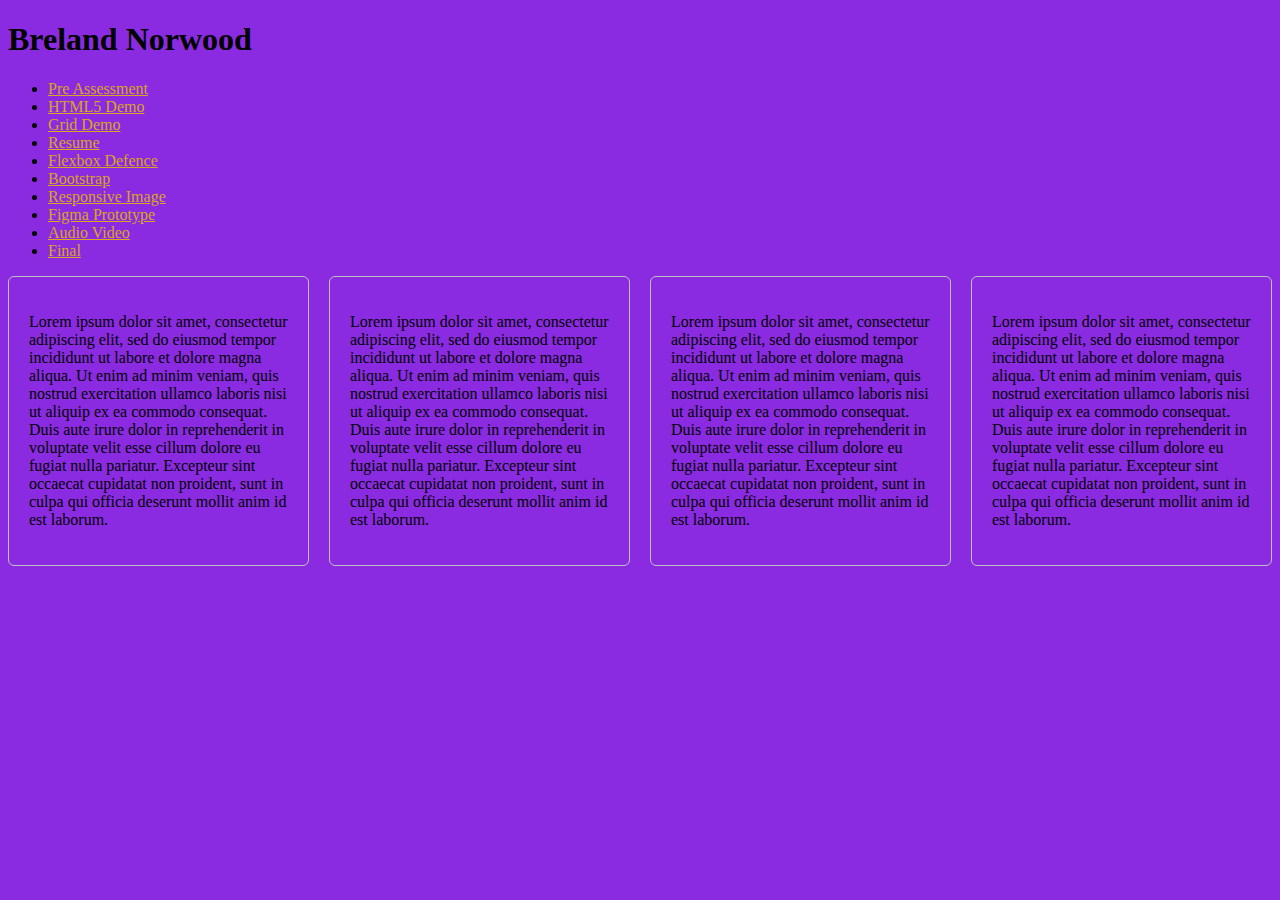
<file: index.html>
<!DOCTYPE html>
<html lang="en">

<head>
    <meta charset="UTF-8">
    <meta http-equiv="X-UA-Compatible" content="IE=edge">
    <meta name="viewport" content="width=device-width, initial-scale=1.0">
    <link href="assets/css/style.css" rel="stylesheet">
    <title>IFSC-3342</title>
</head>
<header>
    <h1>Breland Norwood</h1>
    <nav>
        <ul>
            <li><a href="pre-assessment/index.html">Pre Assessment</a></li>
            <li><a href="html5-demo/index.html">HTML5 Demo</a></li>
            <li><a href="css-grid-exercise-1/index.html">Grid Demo</a></li>
            <li><a href="resume/index.html">Resume</a></li>
            <li><a href="assets/img/Screenshot 2023-03-30 at 6.30.17 PM.png">Flexbox Defence</a></li>
            <li><a href="bootstrap/index.html">Bootstrap</a></li>
            <li><a href="responsive-images/index.html">Responsive Image</a></li>
            <li><a href="https://www.figma.com/file/4asX6CxFgpiiT1CvCKcPr1/Portfolio-Breland?node-id=0%3A1&t=6S0UYxKFu2mfcEuL-1">Figma Prototype</a></li>
            <li><a href="audio-video/index.html">Audio Video</a></li>
            <li><a href="final/index.html">Final</a></li>
        </ul>

    </nav>
</header>

<body>
    <section class="row">
        <article class="col">
    <p>
        Lorem ipsum dolor sit amet, consectetur adipiscing elit, sed do eiusmod tempor incididunt ut labore et dolore
        magna aliqua. Ut enim ad minim veniam, quis nostrud exercitation ullamco laboris nisi ut aliquip ex ea commodo
        consequat. Duis aute irure dolor in reprehenderit in voluptate velit esse cillum dolore eu fugiat nulla
        pariatur. Excepteur sint occaecat cupidatat non proident, sunt in culpa qui officia deserunt mollit anim id est
        laborum.
    </p>
</article>
<article class="col">
    <p>
        Lorem ipsum dolor sit amet, consectetur adipiscing elit, sed do eiusmod tempor incididunt ut labore et dolore
        magna aliqua. Ut enim ad minim veniam, quis nostrud exercitation ullamco laboris nisi ut aliquip ex ea commodo
        consequat. Duis aute irure dolor in reprehenderit in voluptate velit esse cillum dolore eu fugiat nulla
        pariatur. Excepteur sint occaecat cupidatat non proident, sunt in culpa qui officia deserunt mollit anim id est
        laborum.
    </p>
</article>
<article class="col">
    <p>
        Lorem ipsum dolor sit amet, consectetur adipiscing elit, sed do eiusmod tempor incididunt ut labore et dolore
        magna aliqua. Ut enim ad minim veniam, quis nostrud exercitation ullamco laboris nisi ut aliquip ex ea commodo
        consequat. Duis aute irure dolor in reprehenderit in voluptate velit esse cillum dolore eu fugiat nulla
        pariatur. Excepteur sint occaecat cupidatat non proident, sunt in culpa qui officia deserunt mollit anim id est
        laborum.
    </p>
</article>
<article class="col">
    <p>Lorem ipsum dolor sit amet, consectetur adipiscing elit, sed do eiusmod tempor incididunt ut labore et dolore
        magna aliqua. Ut enim ad minim veniam, quis nostrud exercitation ullamco laboris nisi ut aliquip ex ea commodo
        consequat. Duis aute irure dolor in reprehenderit in voluptate velit esse cillum dolore eu fugiat nulla
        pariatur. Excepteur sint occaecat cupidatat non proident, sunt in culpa qui officia deserunt mollit anim id est
        laborum.</p>
    </article>
    </section>
</body>

</html>
</file>
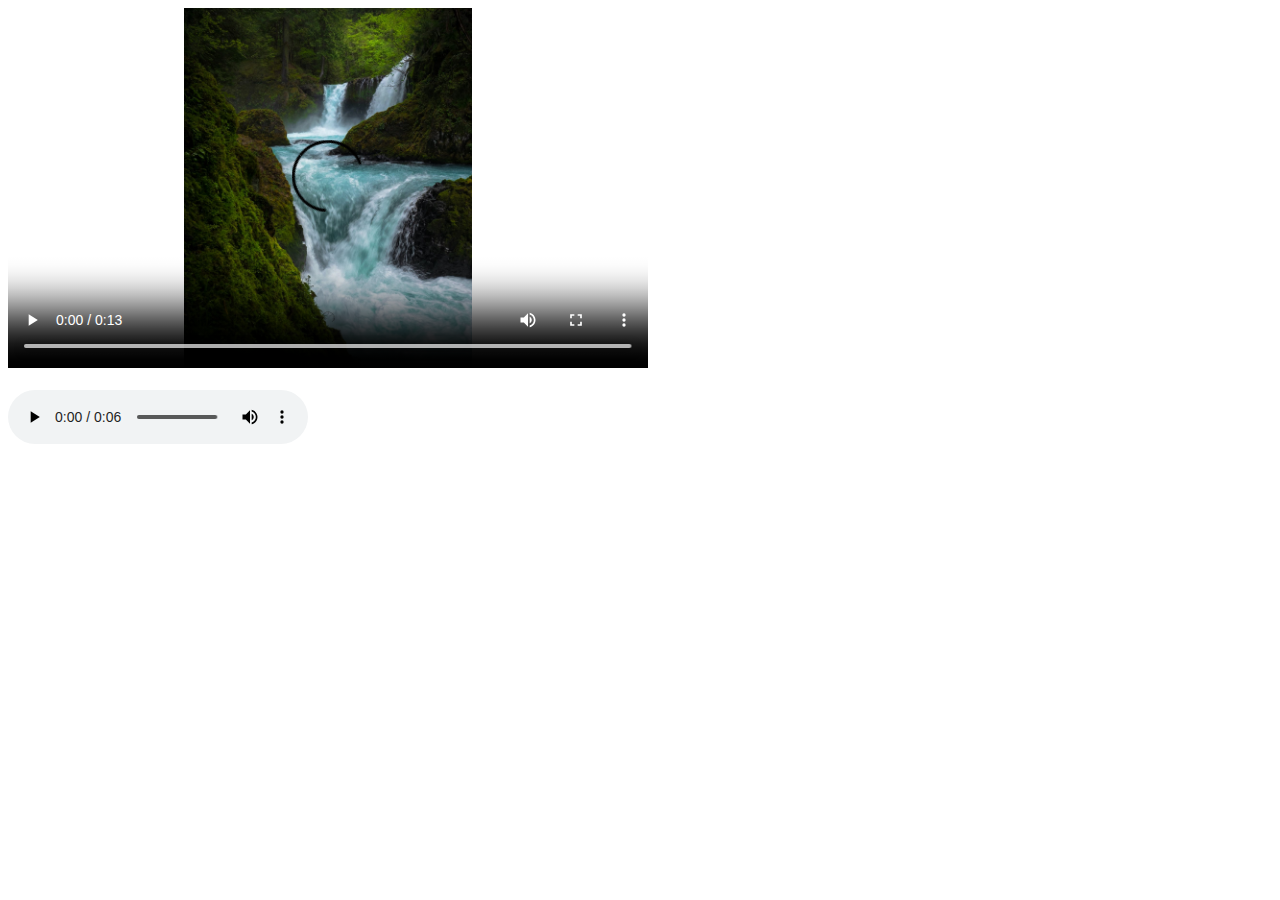
<file: audio-video/index.html>
<!DOCTYPE html>
<html lang="en">
<head>
    <meta charset="UTF-8">
    <meta http-equiv="X-UA-Compatible" content="IE=edge">
    <meta name="viewport" content="width=device-width, initial-scale=1.0">
    <title>Document</title>
</head>
<body>
    <video poster="assets/img/waterfall.jpeg" controls width="640" height="360">
        <source width="640" height="360" src="assets/media/hudson-shelter-falls.mp4" type="video/mp4" />
        <source width="640" height="360" src="assets/media/hudson-shelter-falls.webm" type="video/webm" />
        <source width="640" height="360" src="assets/media/hudson-shelter-falls.ogv" type="video/ogg" />
        </video>
<br>
<br>
        <audio controls="controls">
            <source src="assets/media/thunder.ogg" type="audio/ogg" />
            <source src="assets/media/thunder.mp3" type="audio/mp3" />
            <source src="assets/media/thunder.wav" type="audio/wav" />
            <a href="assets/media/thunder.mp3">Download the Audio</a>
            </audio>
</body>
</html>
</file>
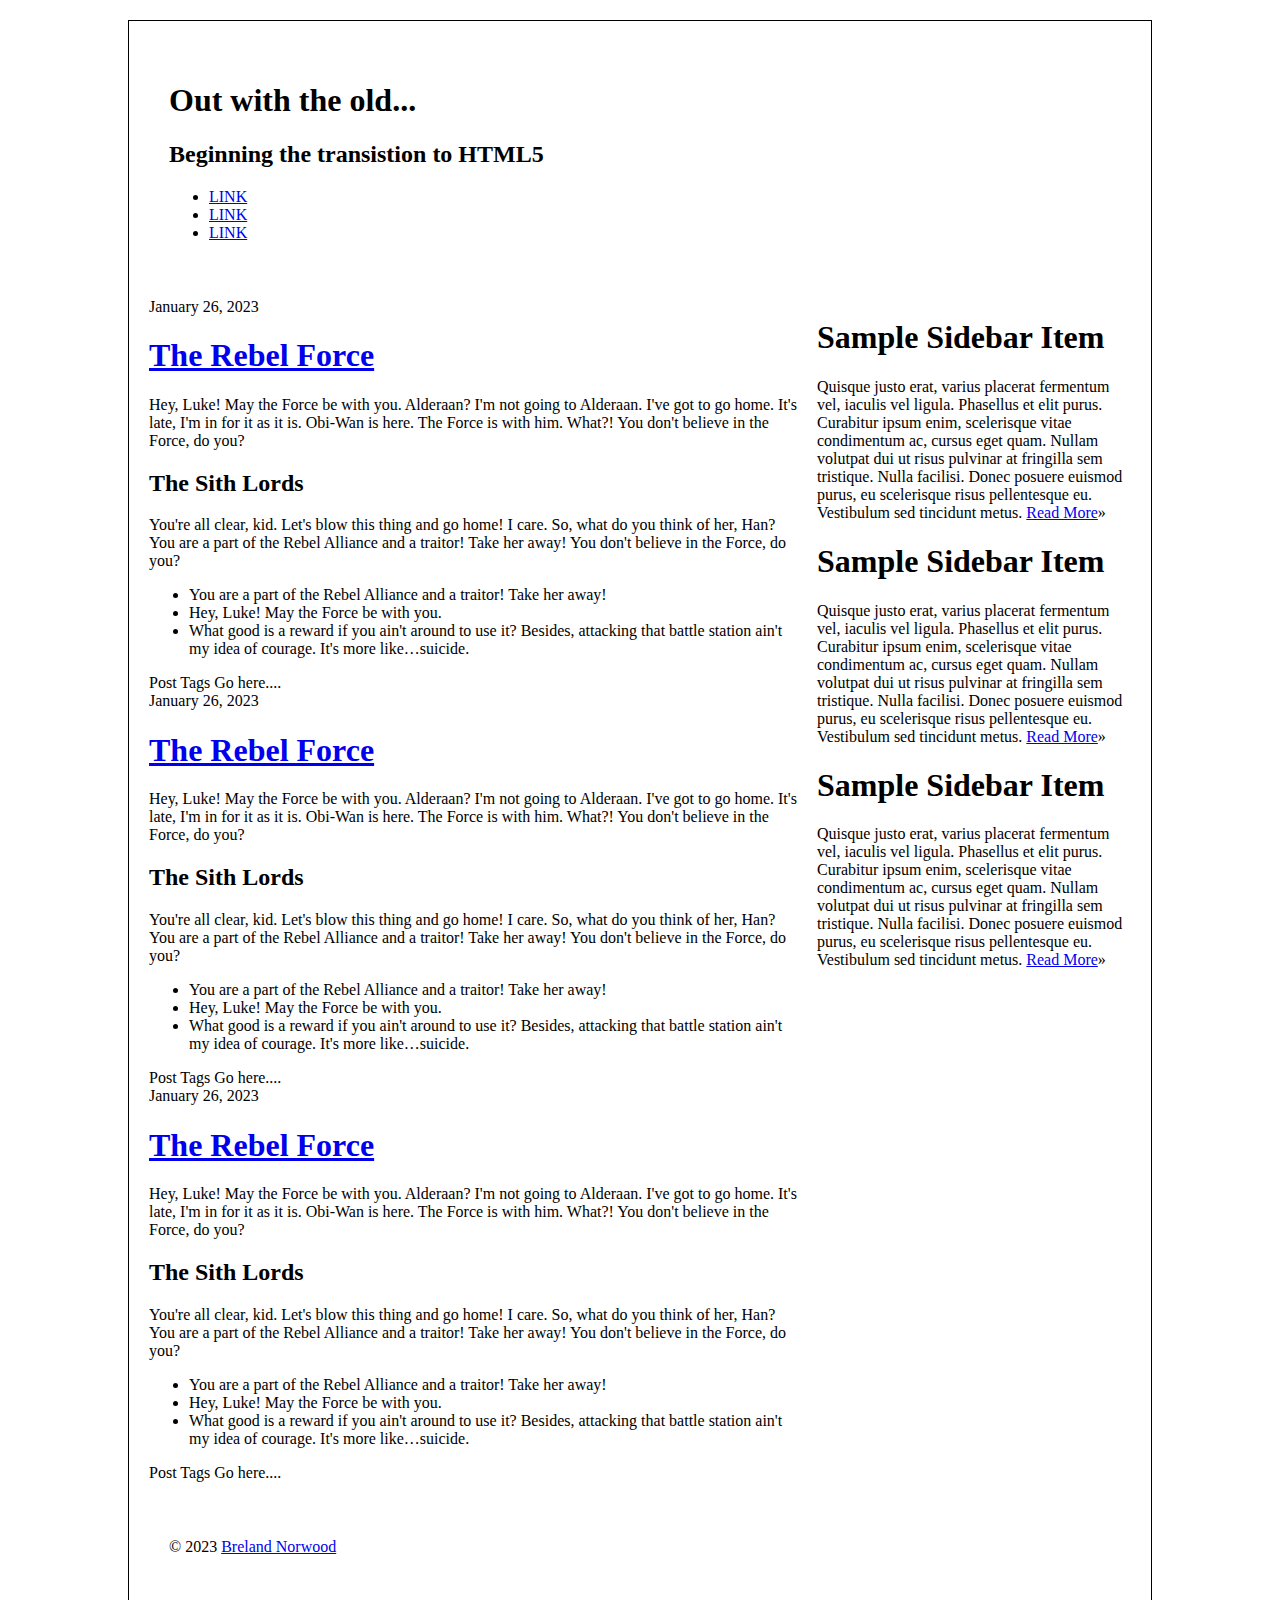
<file: css-grid-exercise-1/index.html>
<!DOCTYPE html>
<html lang="en">
<head>
<meta charset="utf-8" />
<title>Out with the old...</title>
<link rel="stylesheet" href="assets/css/style.css">
<meta name="description" content="We are going to refine this document down to a good starting point for all html5 projects moving forward." />
<meta name="author" content="Breland Norwood" />
<link rel="shortcut icon" href="/favicon.ico" />
</head>
<body>
<main class="cf">
  <header class="primary">
    <h1>Out with the old...</h1>
    <h2>Beginning the transistion to HTML5</h2>
    <nav class="primary">
      <ul>
        <li><a href="#">LINK</a></li>
        <li><a href="#">LINK</a></li>
        <li><a href="#">LINK</a></li>
      </ul>
    </nav>
  </header>
  <section id="content">
    <section id="blog">
      <article class="post">
        <header>
        <time class="post-date" datetime="2023-01-26">January 26, 2023</time>
        <h1> <a href="#" rel="bookmark" title="link to this post">The Rebel Force</a> </h1>
        </header>  
        <p>Hey, Luke! May the Force be with you. Alderaan? I'm not going to Alderaan. I've got to go home. It's late, I'm in for it as it is. Obi-Wan is here. The Force is with him. What?! You don't believe in the Force, do you?</p>
        <h2>The Sith Lords</h2>
        <p>You're all clear, kid. Let's blow this thing and go home! I care. So, what do you think of her, Han? You are a part of the Rebel Alliance and a traitor! Take her away! You don't believe in the Force, do you?</p>
        <ul>
          <li>You are a part of the Rebel Alliance and a traitor! Take her away!</li>
          <li>Hey, Luke! May the Force be with you.</li>
          <li>What good is a reward if you ain't around to use it? Besides, attacking that battle station ain't my idea of courage. It's more like&hellip;suicide.</li>
        </ul>
        <footer class="post-meta"> Post Tags Go here.... </footer>
      </article>
      <article class="post">
        <header>
        <time class="post-date" datetime="2023-01-26">January 26, 2023</time>
        <h1> <a href="#" rel="bookmark" title="link to this post">The Rebel Force</a> </h1>
        </header>  
        <p>Hey, Luke! May the Force be with you. Alderaan? I'm not going to Alderaan. I've got to go home. It's late, I'm in for it as it is. Obi-Wan is here. The Force is with him. What?! You don't believe in the Force, do you?</p>
        <h2>The Sith Lords</h2>
        <p>You're all clear, kid. Let's blow this thing and go home! I care. So, what do you think of her, Han? You are a part of the Rebel Alliance and a traitor! Take her away! You don't believe in the Force, do you?</p>
        <ul>
          <li>You are a part of the Rebel Alliance and a traitor! Take her away!</li>
          <li>Hey, Luke! May the Force be with you.</li>
          <li>What good is a reward if you ain't around to use it? Besides, attacking that battle station ain't my idea of courage. It's more like&hellip;suicide.</li>
        </ul>
        <footer class="post-meta"> Post Tags Go here.... </footer>
      </article>
      <article class="post">
        <header>
        <time class="post-date" datetime="2023-01-26">January 26, 2023</time>
        <h1> <a href="#" rel="bookmark" title="link to this post">The Rebel Force</a> </h1>
        </header>  
        <p>Hey, Luke! May the Force be with you. Alderaan? I'm not going to Alderaan. I've got to go home. It's late, I'm in for it as it is. Obi-Wan is here. The Force is with him. What?! You don't believe in the Force, do you?</p>
        <h2>The Sith Lords</h2>
        <p>You're all clear, kid. Let's blow this thing and go home! I care. So, what do you think of her, Han? You are a part of the Rebel Alliance and a traitor! Take her away! You don't believe in the Force, do you?</p>
        <ul>
          <li>You are a part of the Rebel Alliance and a traitor! Take her away!</li>
          <li>Hey, Luke! May the Force be with you.</li>
          <li>What good is a reward if you ain't around to use it? Besides, attacking that battle station ain't my idea of courage. It's more like&hellip;suicide.</li>
        </ul>
        <footer class="post-meta"> Post Tags Go here.... </footer>
      </article>
    </section>
    <aside>
      <article class="widget">
        <h1>Sample Sidebar Item </h1>
        <p>Quisque justo erat, varius placerat fermentum vel, iaculis vel ligula. Phasellus et elit purus. Curabitur ipsum enim, scelerisque vitae condimentum ac, cursus eget quam. Nullam volutpat dui ut risus pulvinar at fringilla sem tristique. Nulla facilisi. Donec posuere euismod purus, eu scelerisque risus pellentesque eu. Vestibulum sed tincidunt metus. <a href="#">Read More</a>&raquo;</p>
      </article>
      <article class="widget">
        <h1>Sample Sidebar Item </h1>
        <p>Quisque justo erat, varius placerat fermentum vel, iaculis vel ligula. Phasellus et elit purus. Curabitur ipsum enim, scelerisque vitae condimentum ac, cursus eget quam. Nullam volutpat dui ut risus pulvinar at fringilla sem tristique. Nulla facilisi. Donec posuere euismod purus, eu scelerisque risus pellentesque eu. Vestibulum sed tincidunt metus. <a href="#">Read More</a>&raquo;</p>
      </article>
      <article class="widget">
        <h1>Sample Sidebar Item </h1>
        <p>Quisque justo erat, varius placerat fermentum vel, iaculis vel ligula. Phasellus et elit purus. Curabitur ipsum enim, scelerisque vitae condimentum ac, cursus eget quam. Nullam volutpat dui ut risus pulvinar at fringilla sem tristique. Nulla facilisi. Donec posuere euismod purus, eu scelerisque risus pellentesque eu. Vestibulum sed tincidunt metus. <a href="#">Read More</a>&raquo;</p>
      </article>
    </aside>
    <!--#secondary --> 
  </section>
  <footer class="primary">
    <p>&copy; 2023 <a href="#">Breland Norwood</a></p>
  </footer>
</main>
</body>
</html>
</file>
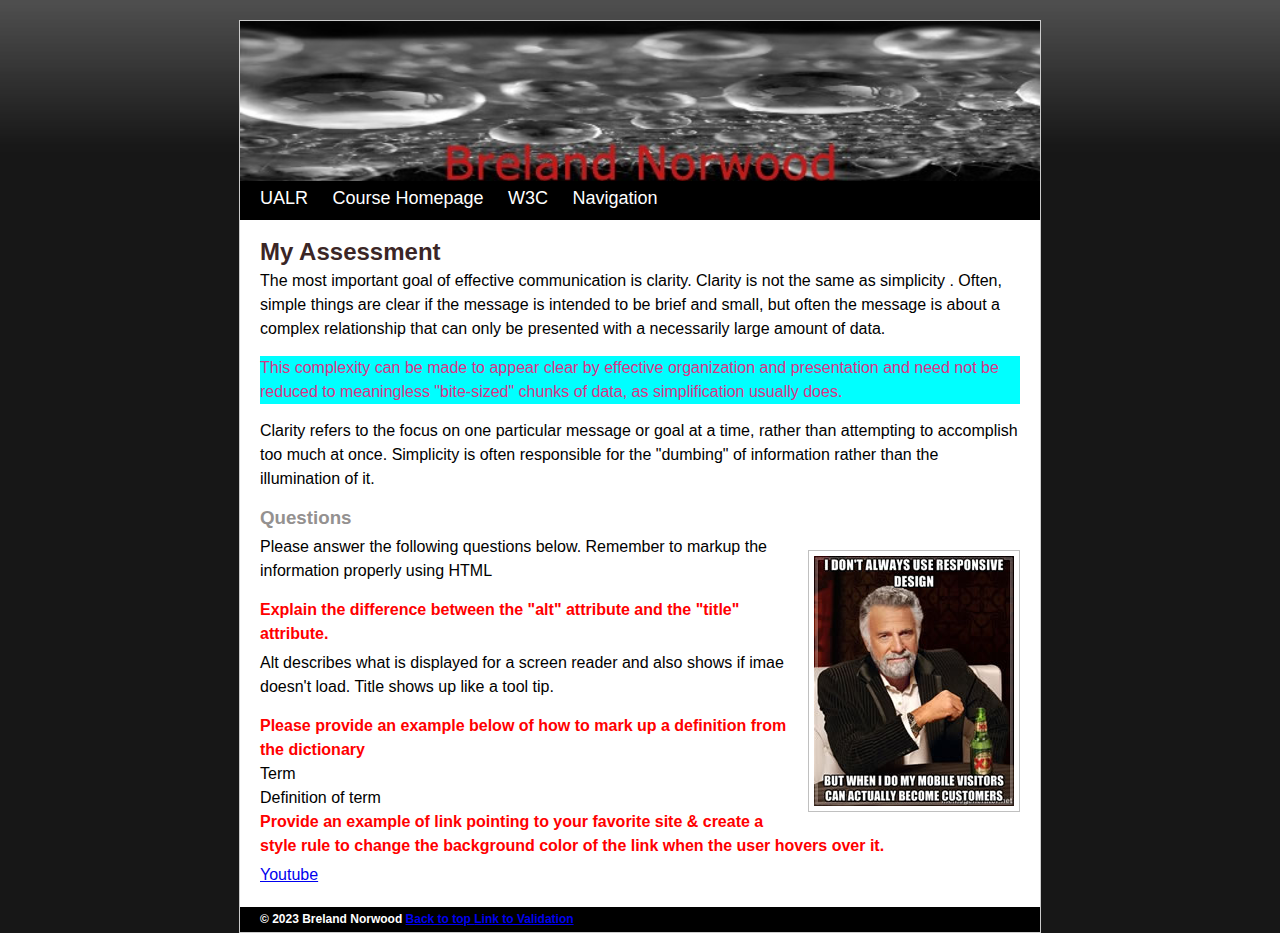
<file: pre-assessment/index.html>
<!doctype html>
<html lang="en">
<head>
<meta charset="UTF-8"> <!--Sets the character set-->
<meta name="description" content="This is a skills pre-assessment for Mobile Web Development" > <!--Description of what is on the page gives you the little info section -->
<meta name="author" content="Breland Norwood"> <!--Author of the page-->
<link href="assets/css/screen.css" rel="stylesheet">
<title>Breland Norwood's IFSC 3342 Pre-Assessment</title>
</head>
<body>
<div id="container">
  <div id="header">
    <h1 class="replace-name"><a href="index.html">Breland Norwood</a></h1>
  </div>
  <div id="nav">
    <ul>
      <li title="UALR website"><a href="https://ualr.edu">UALR</a></li>
      <li title="Mr Wallace's website"><a href="https://thomaswallace.net/course/mobile-web/spring-2018/">Course Homepage</a></li>
      <li title="W3C website"><a href="https://www.w3.org/">W3C</a></li>
      <li title="Navigation"><a href="https://www.google.com">Navigation</a></li>
    </ul>
  </div>
  <div id="content">
    <h2>My Assessment</h2> <!--"Hey Thomas!"-->
    <p>The most important goal of effective communication is clarity. Clarity is not the same as simplicity . Often, simple things are clear if the message is intended to be brief and small, but often the message is about a complex relationship that can only be presented with a necessarily large amount of data. </p>
    <p class="alert">This complexity can be made to appear clear by effective organization and presentation and need not be reduced to meaningless "bite-sized" chunks of data, as simplification usually does. </p>
    <p>Clarity refers to the focus on one particular message or goal at a time, rather than attempting to accomplish too much at once. Simplicity is often responsible for the "dumbing" of information rather than the illumination of it.</p>
    <h3>Questions</h3>
    <img class="img-right" src="assets/img/content-image2.jpg" alt="Most interesting man">
    <p>Please answer the following questions below. Remember to markup the information properly using HTML</p>
    <h4>Explain the difference between the &quot;alt&quot; attribute and the &quot;title&quot; attribute. </h4>
    <p>Alt describes what is displayed for a screen reader and also shows if imae doesn't load.  Title shows up like a tool tip.</p>
    <h4>Please provide an example below of how to mark up a definition from the dictionary</h4>
    
    <dl>
      <dt>Term </dt>
    
      <dd>Definition of term</dd>
    </dl>
  
    <h4>Provide an example of link pointing to your favorite site &amp; create a style rule to change the background color of the link when the user hovers over it. </h4>
    <p><a href="http://www.youtube.com">Youtube</a></p>
    
  </div>
  <div id="footer">
    
    <h6>&copy; 2023 Breland Norwood <a href="#top"> Back to top </a><a href="https://validator.w3.org/nu/#l40c6">Link to Validation</a></h6>
      
      
     
    
  </div>
</div>
</body>
</html>
</file>
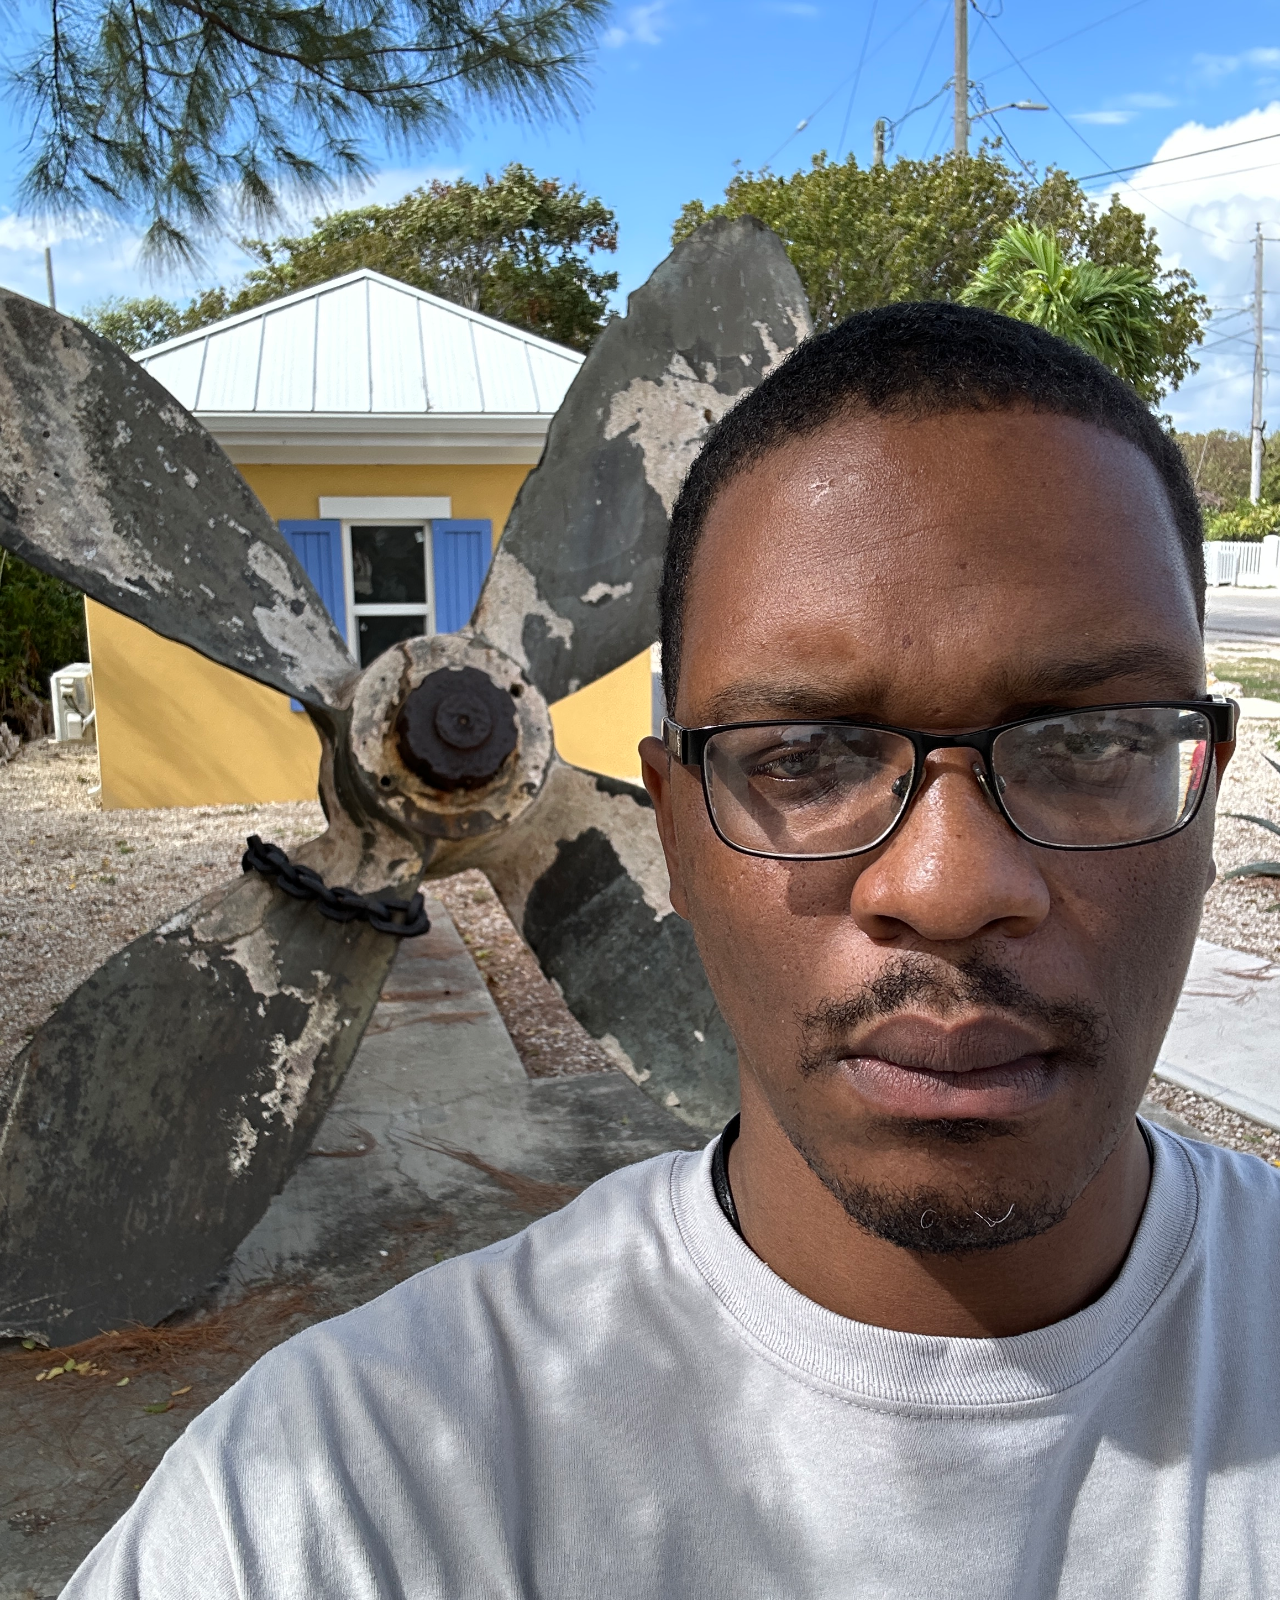
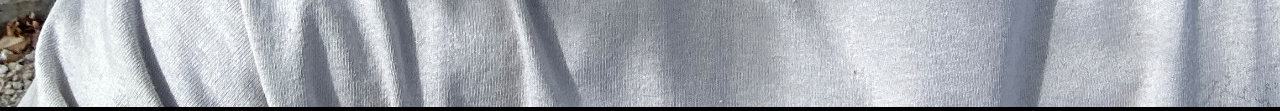
<file: responsive-images/index.html>
<!DOCTYPE html>
<html lang="en">
<head>
    <meta charset="UTF-8">
    <meta http-equiv="X-UA-Compatible" content="IE=edge">
    <meta name="viewport" content="width=device-width, initial-scale=1.0">
    <link rel="stylesheet" href="assets/css/style.css">
    <title>Document</title>
</head>
<body>
   <img src="assets/img/bre5.jpeg" 
   srcset="assets/img/bre1.jpeg 2000w, 
   assets/img/bre2.jpeg 1500w, 
   assets/img/bre3.jpeg 800w, 
   assets/img/bre4.jpeg 400w" 
   sizes="(max-width: 400px) 400px,
   (max-width: 800px) 800px,
           (max-width: 1500px) 1500px,
           2000px"
   alt="Breland"> 
</body>
</html>
</file>
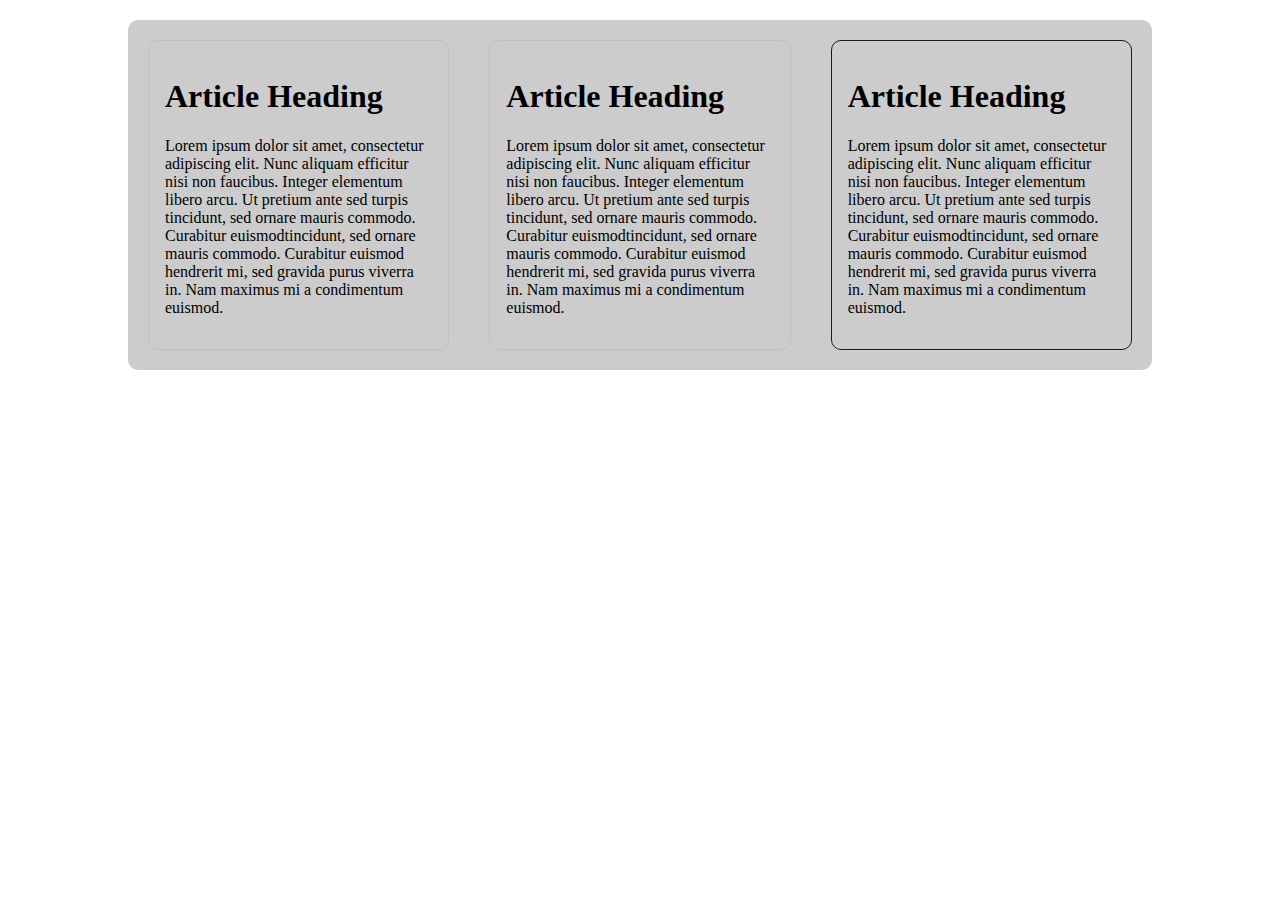
<file: scss-demo/index.html>
<!DOCTYPE html>
    <html lang="en">
    <head>
        <meta charset="UTF-8">
        <meta http-equiv="X-UA-Compatible" content="IE=edge">
        <meta name="viewport" content="width=device-width, initial-scale=1.0">
        <title>Document</title>
        <link href="style.css" rel="stylesheet">
    </head>
    <body>
        <section>
            <article>
              <h1>Article Heading</h1>
              <p>Lorem ipsum dolor sit amet, consectetur adipiscing elit. Nunc aliquam efficitur nisi non faucibus. Integer elementum libero arcu. Ut pretium ante sed turpis tincidunt, sed ornare mauris commodo. Curabitur euismodtincidunt, sed ornare mauris commodo. Curabitur euismod
                hendrerit mi, sed gravida purus viverra in. Nam maximus mi a condimentum euismod. </p>
            </article>
            <article>
              <h1>Article Heading</h1>
              <p>Lorem ipsum dolor sit amet, consectetur adipiscing elit. Nunc aliquam efficitur nisi non faucibus. Integer elementum libero arcu. Ut pretium ante sed turpis tincidunt, sed ornare mauris commodo. Curabitur euismodtincidunt, sed ornare mauris commodo. Curabitur euismod
                hendrerit mi, sed gravida purus viverra in. Nam maximus mi a condimentum euismod. </p>
            </article>
            <article class="post">
              <h1>Article Heading</h1>
              <p>Lorem ipsum dolor sit amet, consectetur adipiscing elit. Nunc aliquam efficitur nisi non faucibus. Integer elementum libero arcu. Ut pretium ante sed turpis tincidunt, sed ornare mauris commodo. Curabitur euismodtincidunt, sed ornare mauris commodo. Curabitur euismod
                hendrerit mi, sed gravida purus viverra in. Nam maximus mi a condimentum euismod. </p>
            </article>
            <section>  
    </body>
    </html>
</file>
<file: assets/css/style.css>
body {
  background-color: cadetblue;
}
@media screen and (max-width: 600px) {
  body {
    background-color: blue;
  }
}
@media screen and (max-width: 800px) and (min-width: 601px) {
  body {
    background-color: green;
  }
}
@media screen and (min-width: 801px) {
  body {
    background-color: blueviolet;
  }
}

a {
  color: goldenrod;
}

.row {
  display: grid;
  grid-template-columns: repeat(4, 1fr);
  gap: 20px;
}
@media screen and (max-width: 600px) {
  .row {
    grid-template-columns: 1fr;
  }
}
@media screen and (max-width: 800px) and (min-width: 601px) {
  .row {
    grid-template-columns: repeat(2, 1fr);
  }
}
@media screen and (min-width: 801px) {
  .row {
    grid-template-columns: repeat(4, 1fr);
  }
}

.col {
  padding: 20px;
  border: 1px solid #c0c0c0;
  border-radius: 6px;
}/*# sourceMappingURL=style.css.map */
</file>
<file: css-grid-exercise-1/assets/css/style.css>
/* apply a natural box layout model to all elements, but allowing components to change */
html {
    box-sizing: border-box;
  }
  *,
  *:before,
  *:after {
    box-sizing: inherit;
  }
  
  /*Nicolas Gallagher http://nicolasgallagher.com/micro-clearfix-hack/ */
  /* Start of "Micro clearfix" */
  
  .cf {
    zoom: 1;
  }
  .cf:before,
  .cf:after {
    content: "";
    display: table;
  }
  .cf:after {
    clear: both;
  }
  
  /* End of "Micro clearfix" */
  
  /*
  background-image:url("https://s3-us-west-2.amazonaws.com/s.cdpn.io/7248/grid-1.png");*/

main {
  
  margin: 20px auto;
  border: 1px solid #000;
  
  width: 80vw;
  display: grid;
  grid-template-columns: repeat(12,1fr);
  gap: 20px;
  padding: 0 20px;
  
}

header.primary, footer.primary{
   grid-column: 1 / span 12;
   padding: 20px;
}
#content{
  grid-column: 1 / span 12;
  display: grid;
  grid-template-columns: repeat(12,1fr);
  gap: 20px;
}
#blog{
    grid-column: 1 / span 8;
}
 aside{
    grid-column: 9 / span 4;
 }
</file>
<file: pre-assessment/assets/css/screen.css>
/*Sets all margin and padding to 0 */
* {
	margin: 0px;
	padding: 0px;
}
body {
	text-align: center;
	font-family: "Trebuchet MS", Arial, Helvetica, sans-serif;
	background-image: url("/pre-assessment/assets/img/bg-tile.jpg");
	background-repeat: repeat-x;
	background-color: #171717;
	font-size: 16px;
	line-height: 1.5em;
}
#container {
	max-width: 800px;
	margin-right: auto;
	margin-left: auto;
	text-align: left;
	background-color: #FFF;
	margin-top: 20px;
	border: 1px solid #CCC;
}
.img-right {
	float: right;
	margin: 20px 0px 20px 20px;
	border: 1px solid #c0c0c0;
	padding: 5px;
  }

.replace-name a {
    display: block;
	width:800px;
	height: 160px;
	background: url("../img/header.jpg");
	background-repeat: no-repeat;
	background-size: cover;
	text-indent: 100%;
	white-space: nowrap;
	overflow: hidden;
  }
#nav {
	background-color: #000;
}
#nav ul {
	list-style-type: none;
	margin-left: 10px;
}
#nav ul li {
	display: inline;
	height: 35px;
	line-height: 35px;
}
#nav ul li a {
	display: inline-block;
	padding-right: 10px;
	padding-left: 10px;
	font-size: 18px;
}
#nav ul li a:link, #nav ul li a:visited {
	text-decoration: none;
	border-bottom-width: 4px;
	border-bottom-style: solid;
	border-bottom-color: #000;
	color: #FFF;
}
#nav ul li a:hover {
	border-bottom-width: 3px;
	border-bottom-style: solid;
	border-bottom-color: #CCC;
}
#content {
	margin: 20px;
}
#content p {
	margin-top: 5px;
	margin-bottom: 15px;
}
#footer {
	background-color: #000;
	color: #FFF;
	height: 25px;
}
#footer h6 {
	font-size: 12px;
	line-height: 25px;
	margin-right: 20px;
	margin-left: 20px;
}
 .alert{
	background-color: aqua;
	color:rgb(219, 51, 135);
 }
  #content h2 {
	color: rgb(59, 38, 38);
 }
  #content h3 {
	color: rgb(148, 145, 144);
 }
  #content h4 {
	color: red;
 }
 #content a:hover{
color: cornflowerblue;
 }
</file>
<file: responsive-images/assets/css/style.css>
* { box-sizing: border-box; margin:0; padding:0;}

body { 
  background: #000;
}

img{
    max-width: 100%;
    height: auto;
}
</file>
<file: scss-demo/style.css>
html {
  box-sizing: border-box;
}

*,
*:before,
*:after {
  box-sizing: inherit;
}

section {
  max-width: 80vw;
  display: flex;
  margin: 20px auto;
  background: #ccc;
  border-radius: 10px;
}
section article {
  margin: 20px;
  border-radius: 10px;
  border: 1px solid #c0c0c0;
  padding: 1em;
  flex-grow: 1;
}
section article.post {
  border: 1px solid #1a1a1a;
}/*# sourceMappingURL=style.css.map */
</file>
